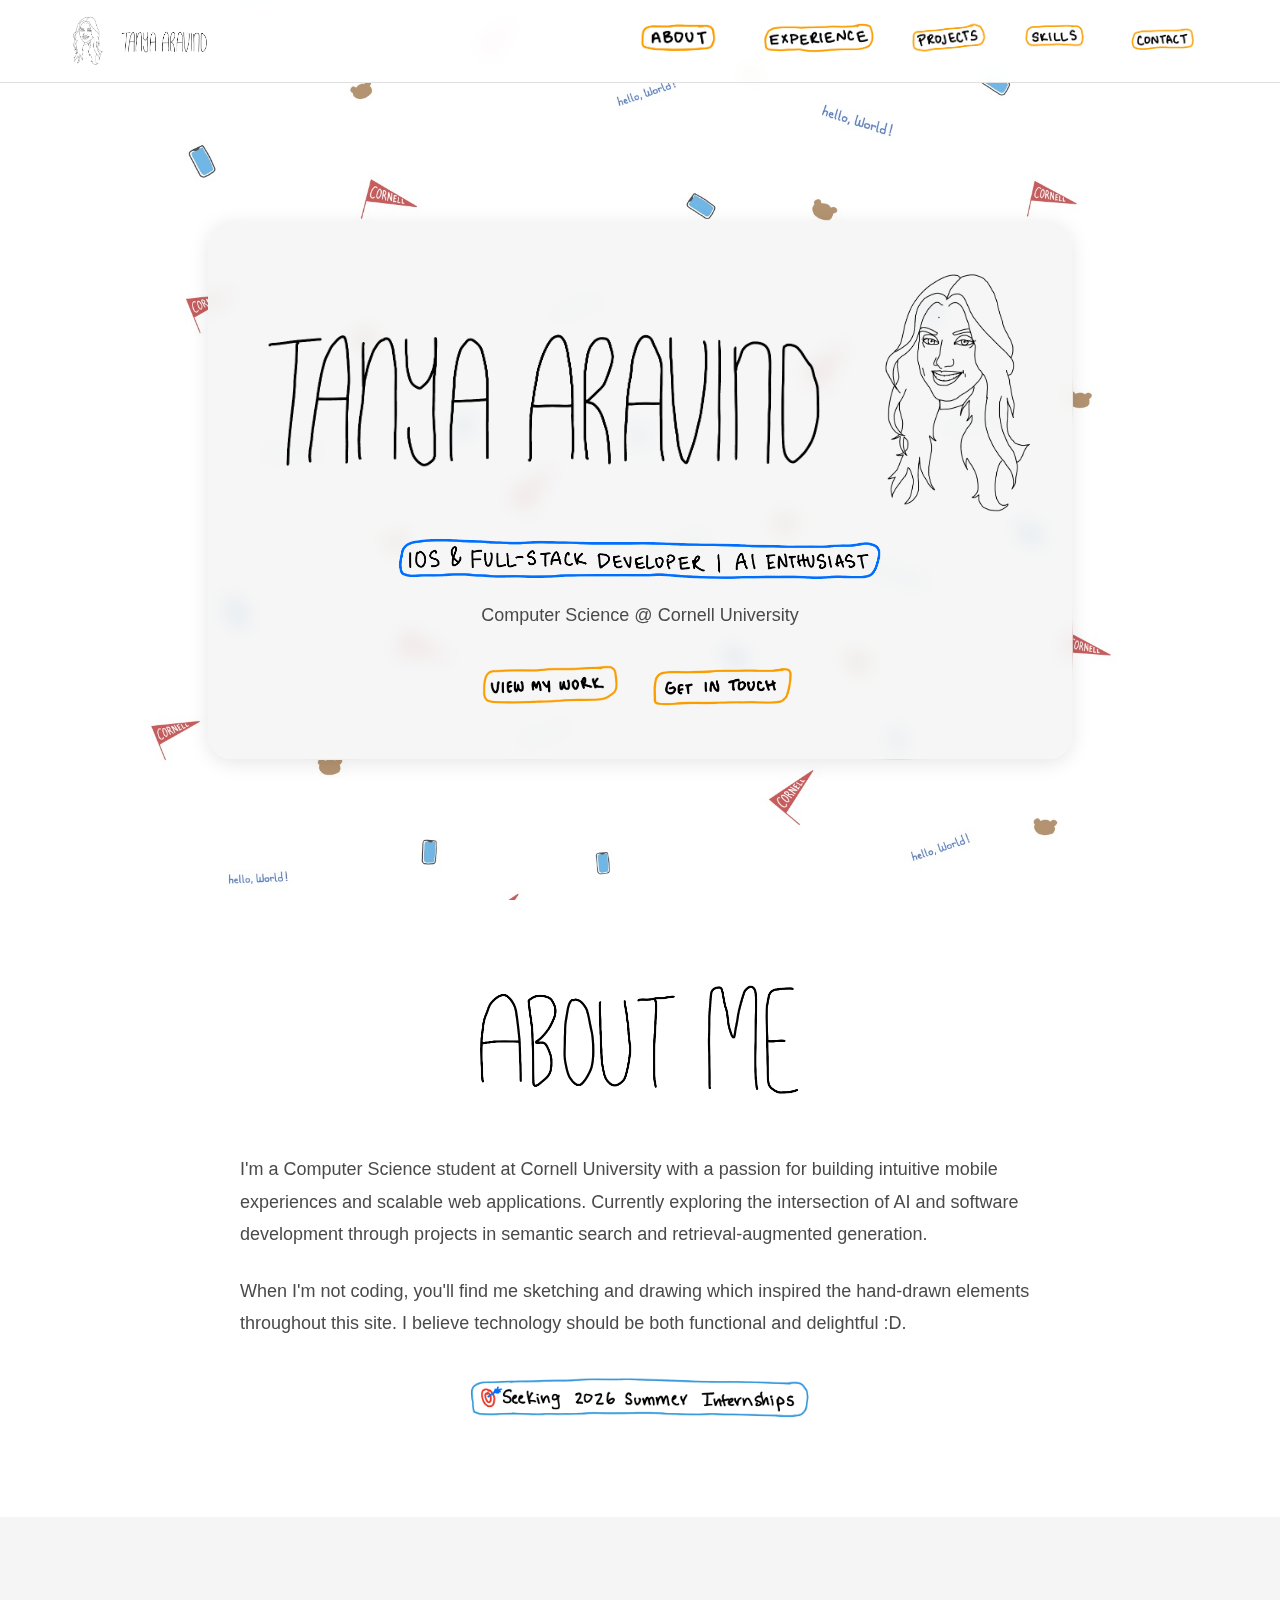
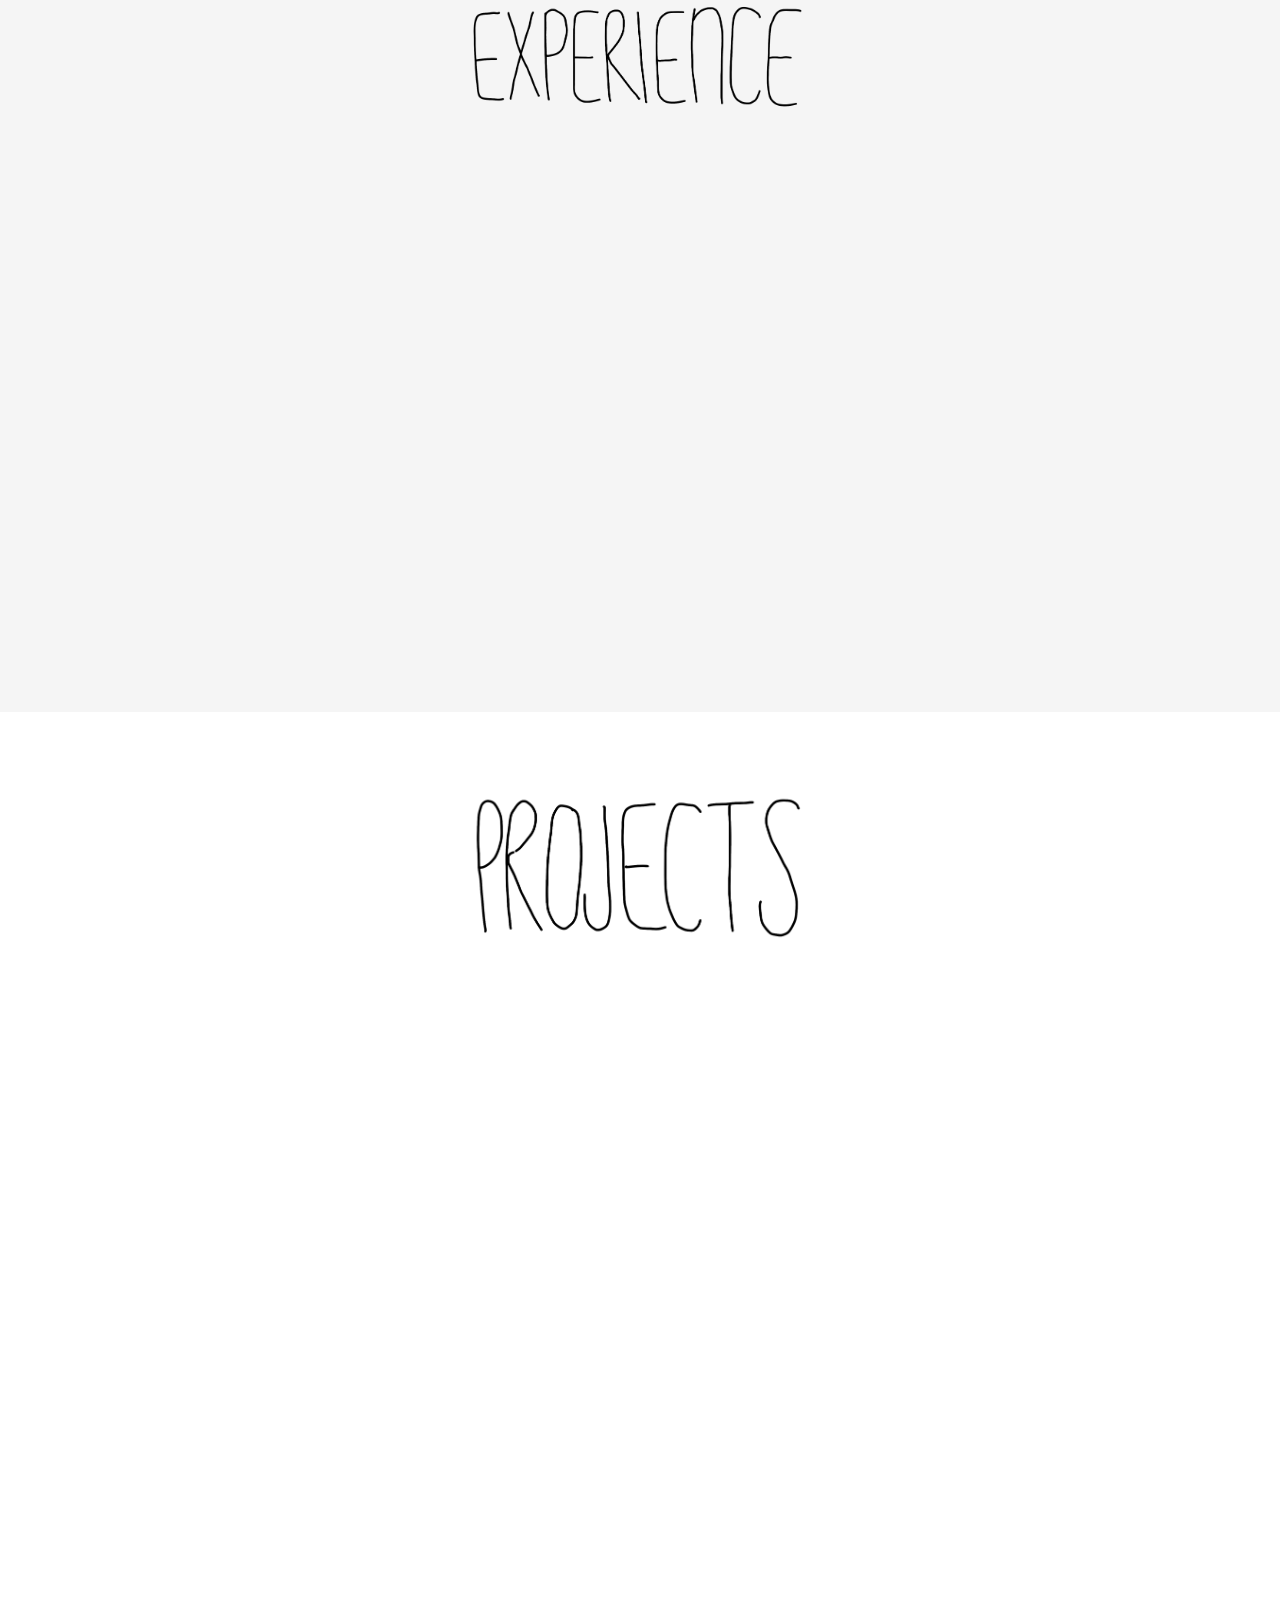
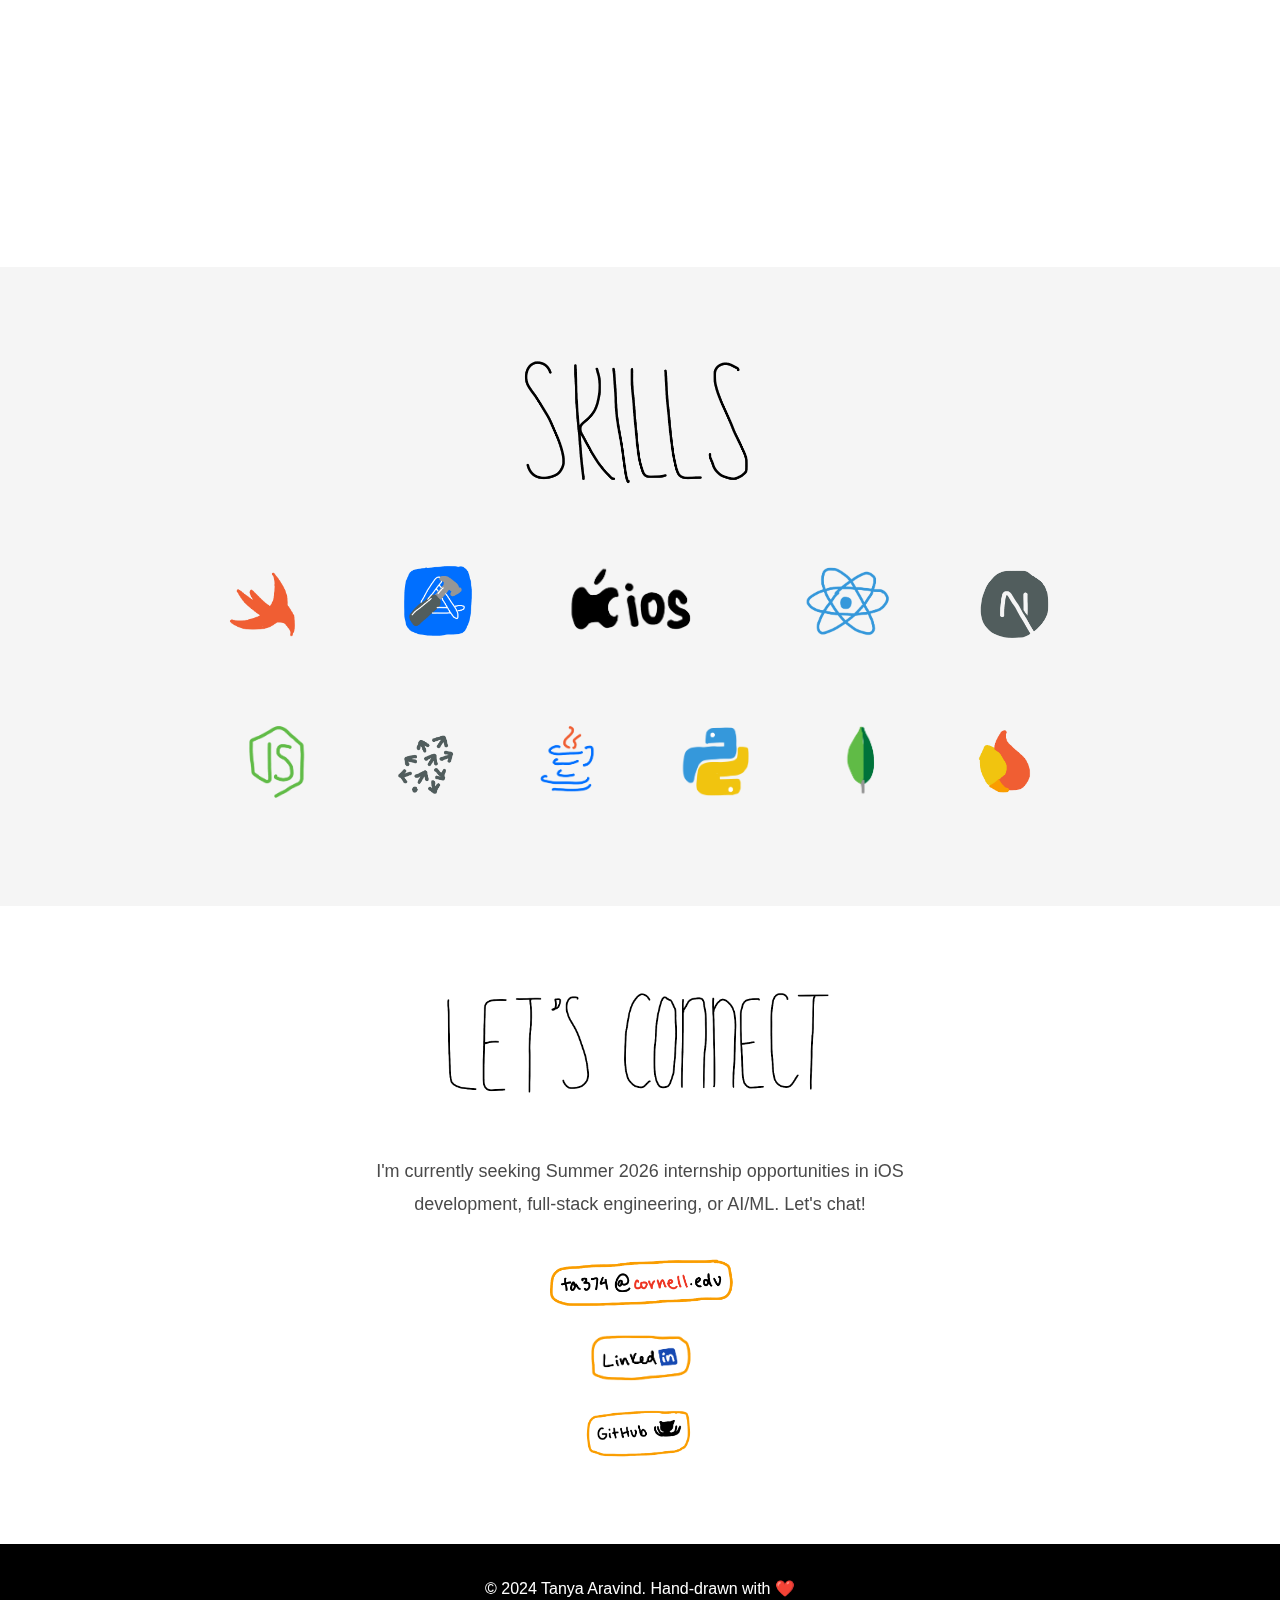
<file: index.html>
<!DOCTYPE html>
<html lang="en">
<head>
    <meta charset="UTF-8">
    <meta name="viewport" content="width=device-width, initial-scale=1.0">
    <title>Tanya Aravind | iOS & Full-Stack Developer</title>
    <link rel="stylesheet" href="styles.css">
</head>
<body>
    <nav class="navbar">
        <div class="nav-container">
            <div class="nav-logo">
                <img src="images/self-portrait.png" alt="Tanya Aravind" class="nav-portrait">
                <img src="images/tanya-aravind-title.png" alt="Tanya Aravind" class="nav-logo-img">
            </div>
            <ul class="nav-menu">
                <li><a href="#about" class="nav-link"><img src="images/about-navbar.png" alt="About" class="nav-btn-img"></a></li>
                <li><a href="#experience" class="nav-link"><img src="images/expereince-navbar.png" alt="Experience" class="nav-btn-img"></a></li>
                <li><a href="#projects" class="nav-link"><img src="images/projects-navbar.png" alt="Projects" class="nav-btn-img"></a></li>
                <li><a href="#skills" class="nav-link"><img src="images/skills-navbar.png" alt="Skills" class="nav-btn-img"></a></li>
                <li><a href="#contact" class="nav-link"><img src="images/contact-navbar.png" alt="Contact" class="nav-btn-img"></a></li>
            </ul>
        </div>
    </nav>

    <section id="hero" class="hero">
        <div class="container">
            <div class="hero-content-wrapper">
                <div class="hero-title-container">
                    <img src="images/tanya-aravind-title.png" alt="Tanya Aravind" class="hero-title-img">
                    <img src="images/self-portrait.png" alt="Tanya Aravind" class="hero-portrait">
                </div>
                <img src="images/ios-aienthusiast-hero.png" alt="iOS & Full-Stack Developer | AI Enthusiast" class="hero-subtitle-img">
                <p class="hero-description">Computer Science @ Cornell University</p>
                <div class="hero-cta">
                    <a href="#projects" class="btn btn-primary">
                        <img src="images/view-my-work-hero.png" alt="View My Work" class="btn-img">
                    </a>
                    <a href="#contact" class="btn btn-secondary">
                        <img src="images/get-in-touch-hero.png" alt="Get In Touch" class="btn-img">
                    </a>
                </div>
            </div>
        </div>
    </section>

    <section id="about" class="section">
        <div class="container">
            <img src="images/about-me-header.png" alt="About Me" class="section-title-img">
            <div class="about-content">
                <p class="about-text">
                    I'm a Computer Science student at Cornell University with a passion for building 
                    intuitive mobile experiences and scalable web applications. Currently exploring 
                    the intersection of AI and software development through projects in semantic search 
                    and retrieval-augmented generation.
                </p>
                <p class="about-text">
                    When I'm not coding, you'll find me sketching and drawing which inspired the 
                    hand-drawn elements throughout this site. I believe technology should be both 
                    functional and delightful :D.
                </p>
                <div class="about-status">
                    <img src="images/seeking-internships-about.png" alt="Seeking Summer 2026 Internships" class="status-badge-img">
                </div>
            </div>
        </div>
    </section>

    <section id="experience" class="section section-gray">
        <div class="container">
            <img src="images/experience-header.png" alt="Experience" class="section-title-img">
            <div class="experience-grid">
                <div class="experience-card">
                    <div class="experience-header-new">
                        <img src="images/home-depot-logo.png" alt="The Home Depot" class="company-logo">
                        <h3 class="experience-title">Software Engineering Intern</h3>
                        <span class="experience-date">May 2025 – Aug 2025</span>
                    </div>
                    <p class="experience-description">
                        Developed an AI-powered virtual store assistant for Home Depot's iOS app 
                        serving 2.3M users. Built new SwiftUI screens and migrated legacy UIKit 
                        components while creating custom Figma designs.
                    </p>
                    <div class="tech-tags">
                        <span class="tag"><img src="images/swift-logo.png" alt="Swift" class="tech-logo"></span>
                        <span class="tag">SwiftUI</span>
                        <span class="tag">OpenAI</span>
                        <span class="tag">Figma</span>
                    </div>
                </div>

                <div class="experience-card">
                    <div class="experience-header-new">
                        <img src="images/seeme-logo.png" alt="SeeMe" class="company-logo">
                        <h3 class="experience-title">iOS Developer Intern</h3>
                        <span class="experience-date">May 2024 – Aug 2024</span>
                    </div>
                    <p class="experience-description">
                        Led development of new features enhancing user engagement through custom UI 
                        components. Implemented optimistic UI updates and authored comprehensive tests 
                        for a rapidly growing startup.
                    </p>
                    <div class="tech-tags">
                        <span class="tag"><img src="images/swift-logo.png" alt="Swift" class="tech-logo"></span>
                        <span class="tag">SwiftUI</span>
                        <span class="tag"><img src="images/firebase-logo.png" alt="Firestore" class="tech-logo"></span>
                        <span class="tag">MVVM</span>
                    </div>
                </div>

                <div class="experience-card">
                    <div class="experience-header-new">
                        <img src="images/hack4impact-logo.png" alt="Cornell Hack4Impact" class="company-logo">
                        <h3 class="experience-title">Developer</h3>
                        <span class="experience-date">Oct 2024 – Present</span>
                    </div>
                    <p class="experience-description">
                        Built 10+ React components and full pages for nonprofit partners. Developed 
                        Zoom-integrated scheduling feature and implemented secure authentication flows 
                        serving 110+ users.
                    </p>
                    <div class="tech-tags">
                        <span class="tag"><img src="images/reactjs-logo.png" alt="React" class="tech-logo"></span>
                        <span class="tag">TypeScript</span>
                        <span class="tag"><img src="images/mongodb-logo.png" alt="MongoDB" class="tech-logo"></span>
                        <span class="tag">Docker</span>
                    </div>
                </div>
            </div>
        </div>
    </section>

    <section id="projects" class="section">
        <div class="container">
            <img src="images/project-header.png" alt="Projects" class="section-title-img">
            <div class="projects-grid">
                <div class="project-card">
                    <div class="project-header">
                        <img src="images/ai-academic-assistant-title.png" alt="AI-Powered Academic Search Assistant" class="project-title-img project-title-large">
                        <span class="project-status">In Progress</span>
                    </div>
                    <p class="project-description">
                        Multi-modal search tool using semantic embeddings, vector databases, and OCR 
                        to unify handwritten notes, PDFs, and typed documents for efficient academic 
                        retrieval.
                    </p>
                    <div class="tech-tags">
                        <span class="tag">OpenAI</span>
                        <span class="tag"><img src="images/pinecone-logo.png" alt="Pinecone" class="tech-logo"></span>
                        <span class="tag">OCR</span>
                        <span class="tag">RAG</span>
                    </div>
                </div>

                <div class="project-card">
                    <div class="project-header">
                        <img src="images/roomcheck-title.png" alt="RoomCheck" class="project-title-img project-title-small">
                        <span class="project-status">Active</span>
                    </div>
                    <p class="project-description">
                        Web app helping Cornell students find study spaces by retrieving and filtering 
                        classroom data. Built with React frontend and Firebase authentication.
                    </p>
                    <div class="tech-tags">
                        <span class="tag"><img src="images/reactjs-logo.png" alt="React" class="tech-logo"></span>
                        <span class="tag">TypeScript</span>
                        <span class="tag">Express</span>
                        <span class="tag"><img src="images/firebase-logo.png" alt="Firebase" class="tech-logo"></span>
                    </div>
                    <div class="project-links">
                        <a href="#" class="project-link" data-media="image" data-project="roomcheck">See System Design →</a>
                    </div>
                </div>

                <div class="project-card">
                    <div class="project-header">
                        <img src="images/apple-dev-title.png" alt="Apple Dev Framework Explorer" class="project-title-img">
                        <span class="project-status">Completed</span>
                    </div>
                    <p class="project-description">
                        Interactive iOS app helping developers explore and understand Apple's development 
                        frameworks. Features searchable documentation, code examples, and framework 
                        comparisons to accelerate learning.
                    </p>
                    <div class="tech-tags">
                        <span class="tag">SwiftUI</span>
                        <span class="tag"><img src="images/xcode-logo.png" alt="Xcode" class="tech-logo"></span>
                        <span class="tag">Swift</span>
                    </div>
                    <div class="project-links">
                        <a href="https://youtu.be/gBhMFpHYPfo" target="_blank" class="project-link">See Demo →</a>
                    </div>
                </div>
            </div>
        </div>
    </section>

    <section id="skills" class="section section-gray">
        <div class="container">
            <img src="images/skills-header.png" alt="Technical Skills" class="section-title-img">
            <div class="skills-grid-flat">
                <span class="tag skill-tag"><img src="images/swift-logo.png" alt="Swift" class="skill-logo"></span>
                <span class="tag skill-tag"><img src="images/xcode-logo.png" alt="Xcode" class="skill-logo"></span>
                <span class="tag skill-tag"><img src="images/ios-logo.png" alt="iOS" class="skill-logo"></span>
                <span class="tag skill-tag"><img src="images/reactjs-logo.png" alt="React" class="skill-logo"></span>
                <span class="tag skill-tag"><img src="images/nextjs-logo.png" alt="Next.js" class="skill-logo"></span>
                <span class="tag skill-tag"><img src="images/nodejs-logo.png" alt="Node.js" class="skill-logo"></span>
                <span class="tag skill-tag"><img src="images/pinecone-logo.png" alt="Pinecone" class="skill-logo"></span>
                <span class="tag skill-tag"><img src="images/java-logo.png" alt="Java" class="skill-logo"></span>
                <span class="tag skill-tag"><img src="images/python-logo.png" alt="Python" class="skill-logo"></span>
                <span class="tag skill-tag"><img src="images/mongodb-logo.png" alt="MongoDB" class="skill-logo"></span>
                <span class="tag skill-tag"><img src="images/firebase-logo.png" alt="Firebase" class="skill-logo"></span>
            </div>
        </div>
    </section>

    <section id="contact" class="section">
        <div class="container">
            <img src="images/lets-connect-header.png" alt="Let's Connect" class="section-title-img">
            <div class="contact-content">
                <p class="contact-text">
                    I'm currently seeking Summer 2026 internship opportunities in iOS development, 
                    full-stack engineering, or AI/ML. Let's chat!
                </p>
                <div class="contact-links">
                    <a href="mailto:ta374@cornell.edu" class="contact-link">
                        <img src="images/email-connect.png" alt="ta374@cornell.edu" class="contact-btn-img">
                    </a>
                    <a href="https://linkedin.com/in/tanyaaravind" target="_blank" class="contact-link">
                        <img src="images/linkedin-connect.png" alt="LinkedIn" class="contact-btn-img">
                    </a>
                    <a href="https://github.com/tanyaaravind" target="_blank" class="contact-link">
                        <img src="images/github-connect.png" alt="GitHub" class="contact-btn-img">
                    </a>
                </div>
            </div>
        </div>
    </section>

    <footer class="footer">
        <div class="container">
            <p>&copy; 2024 Tanya Aravind. Hand-drawn with ❤️</p>
        </div>
    </footer>

    <div id="mediaModal" class="modal">
        <div class="modal-content">
            <span class="modal-close">&times;</span>
            <div id="modalBody"></div>
        </div>
    </div>

    <script src="script.js"></script>
</body>
</html>
</file>
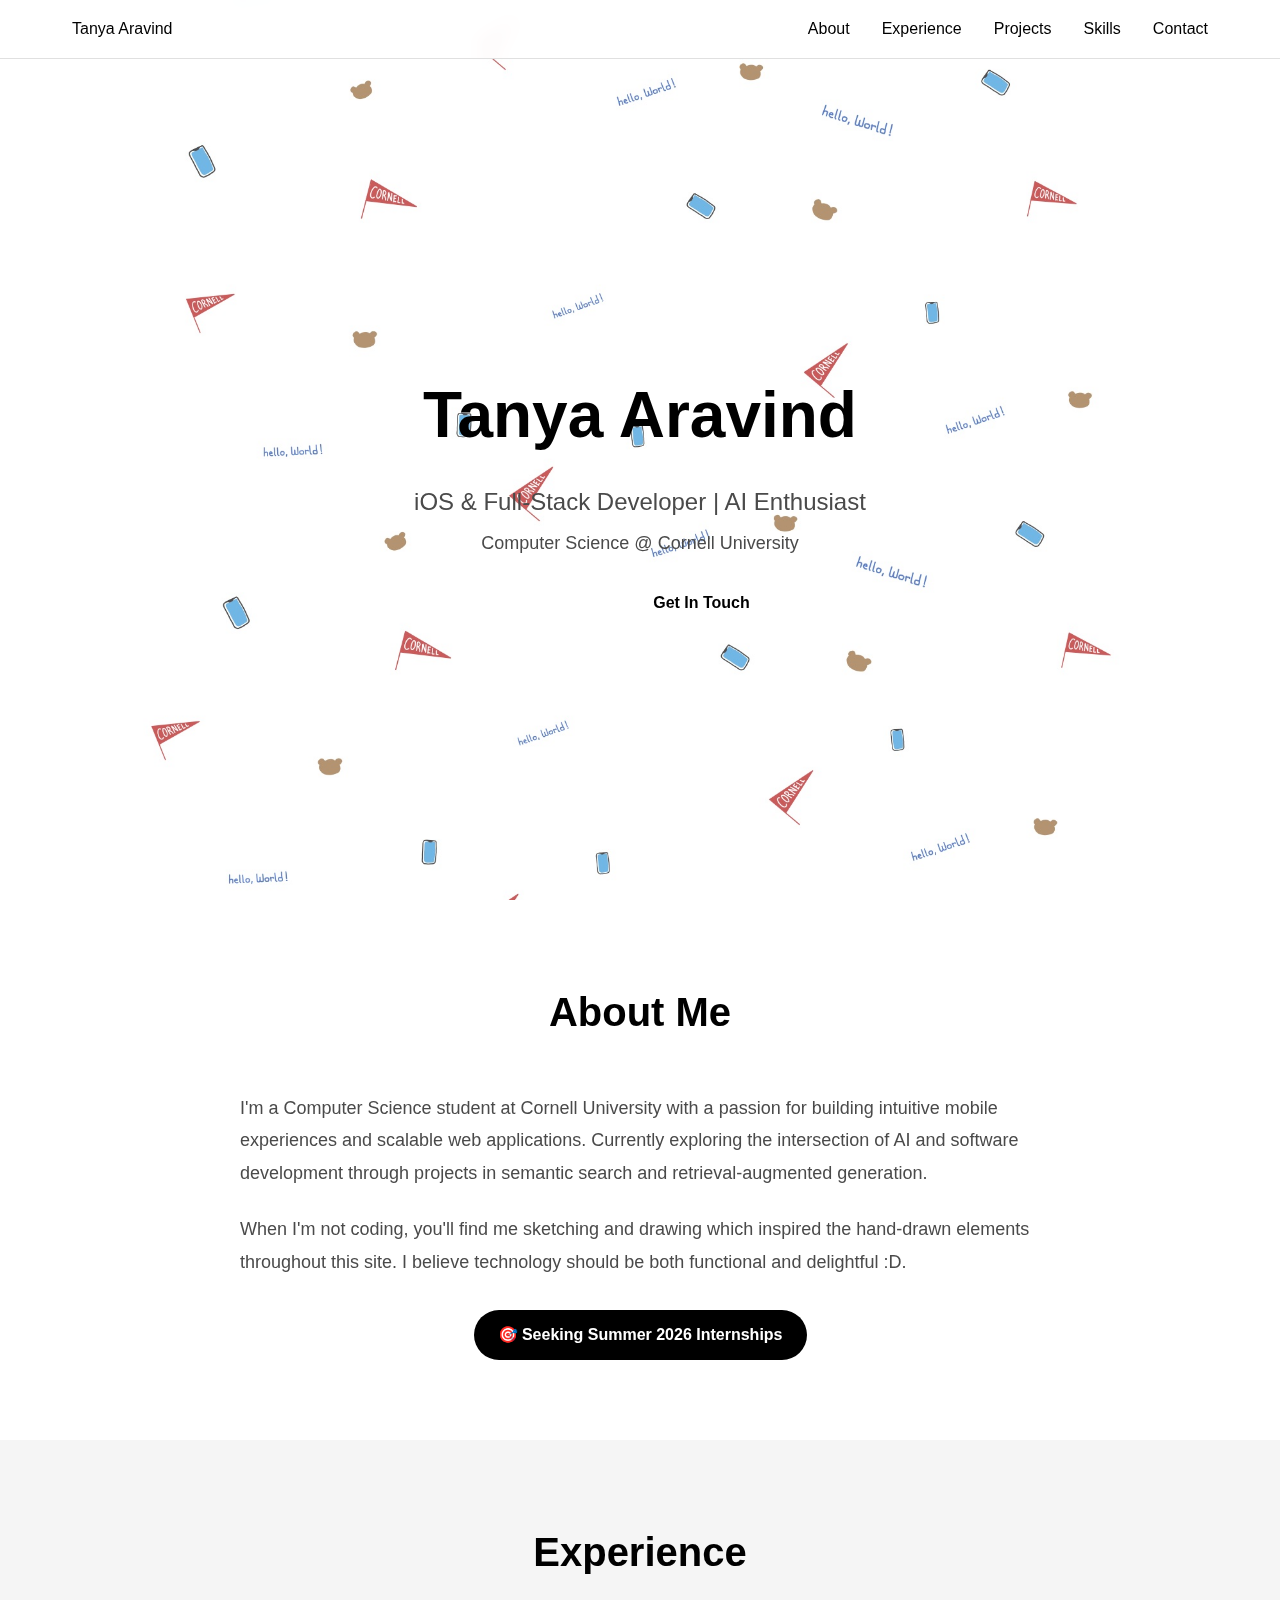
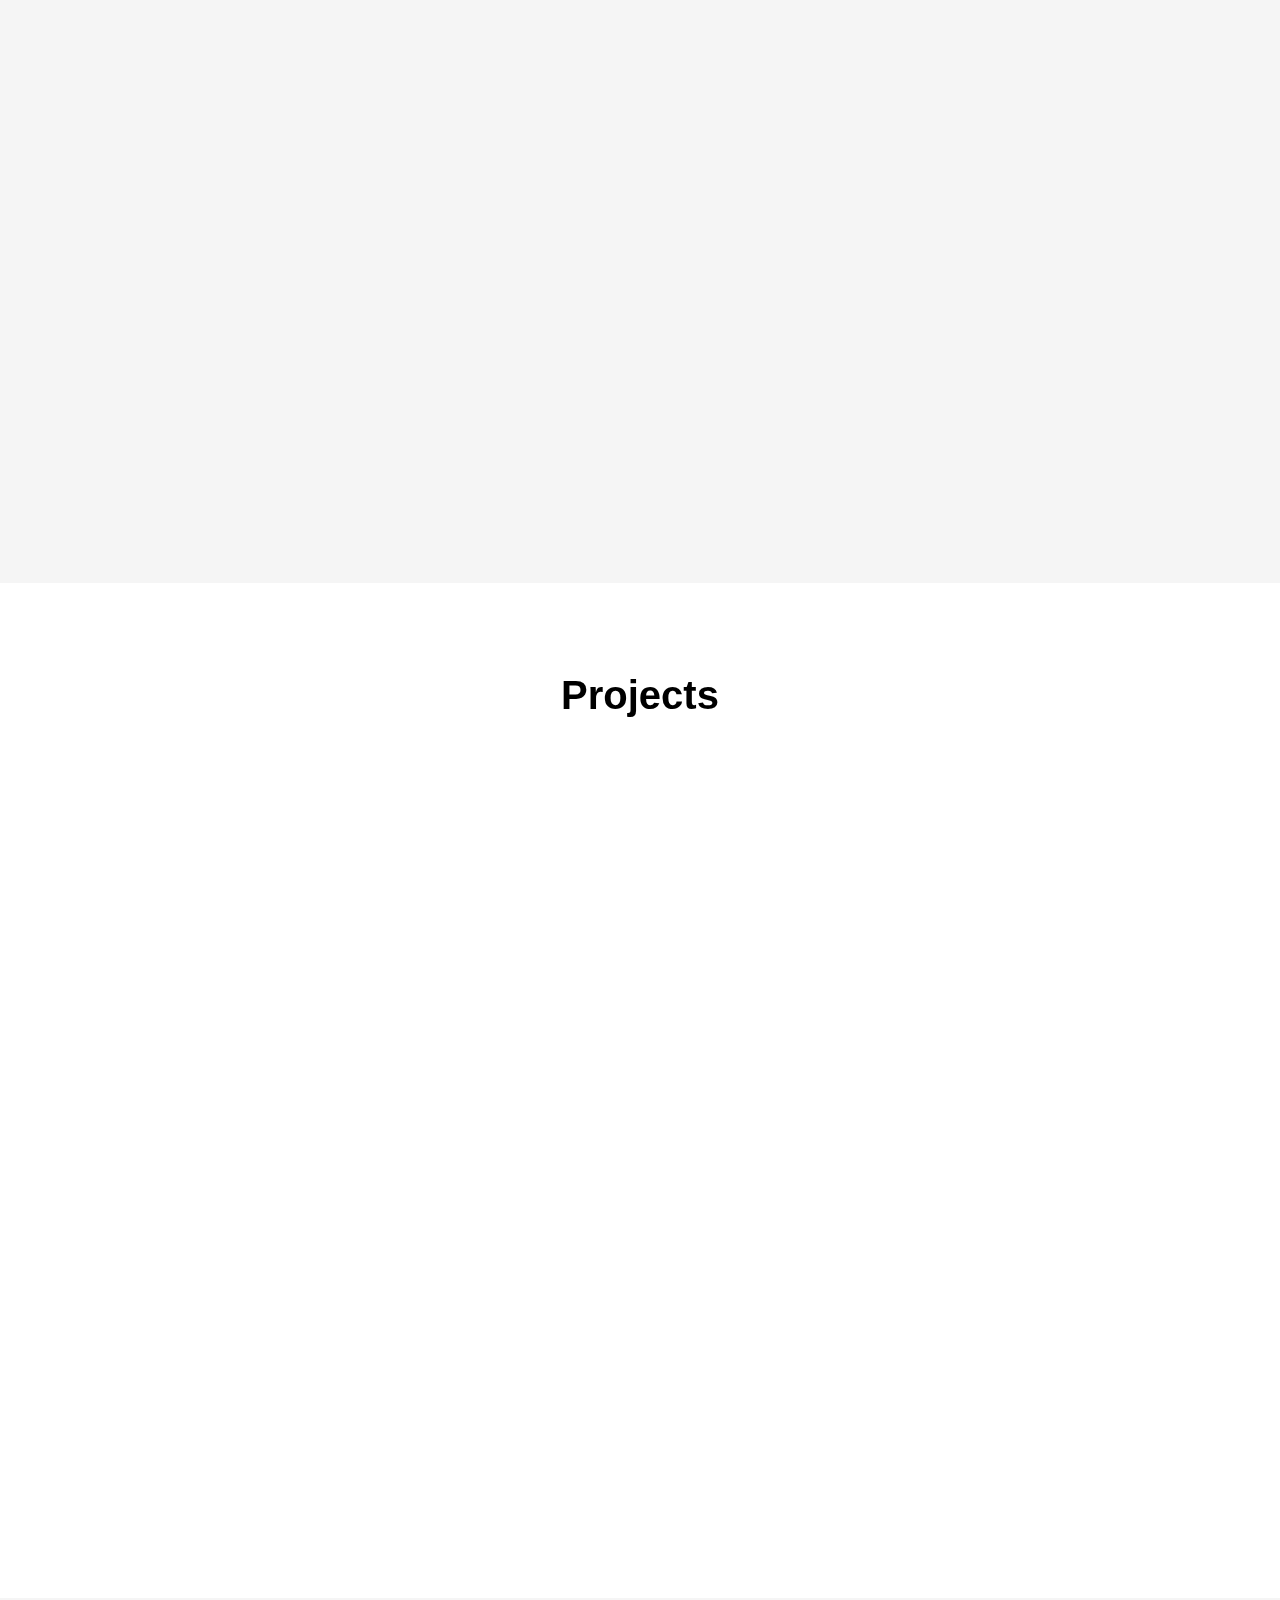
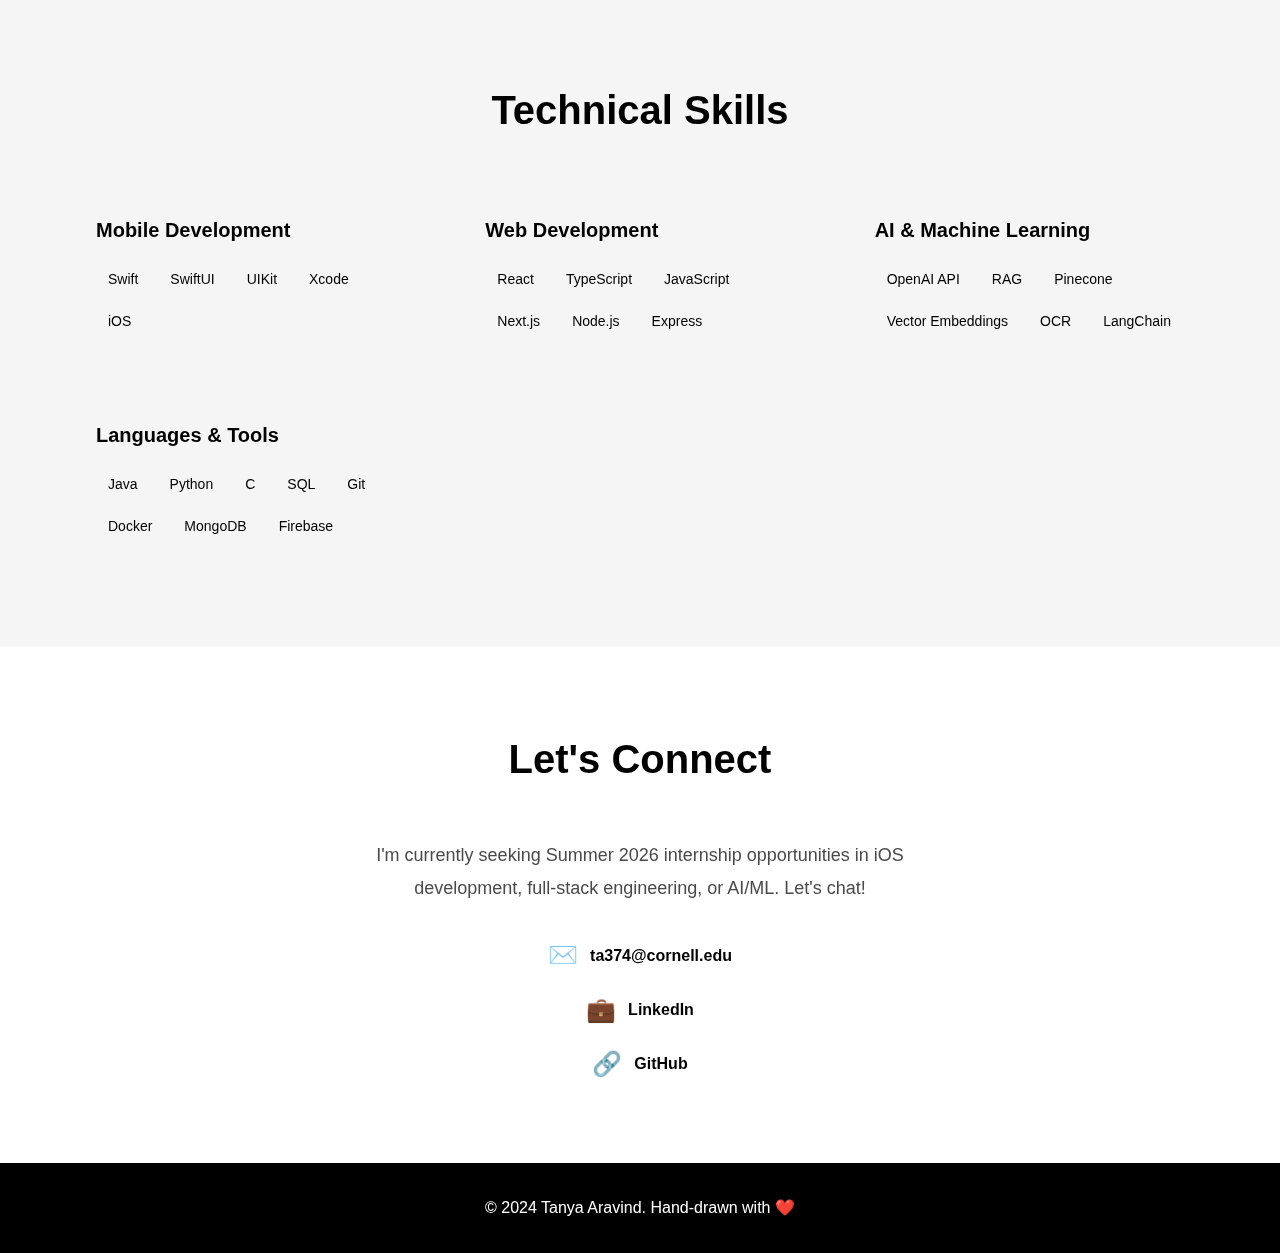
<file: index_old.html>
<!DOCTYPE html>
<html lang="en">
<head>
    <meta charset="UTF-8">
    <meta name="viewport" content="width=device-width, initial-scale=1.0">
    <title>Tanya Aravind | iOS & Full-Stack Developer</title>
    <link rel="stylesheet" href="styles.css">
</head>
<body>
    <nav class="navbar">
        <div class="nav-container">
            <div class="nav-logo">Tanya Aravind</div>
            <ul class="nav-menu">
                <li><a href="#about" class="nav-link">About</a></li>
                <li><a href="#experience" class="nav-link">Experience</a></li>
                <li><a href="#projects" class="nav-link">Projects</a></li>
                <li><a href="#skills" class="nav-link">Skills</a></li>
                <li><a href="#contact" class="nav-link">Contact</a></li>
            </ul>
        </div>
    </nav>

    <section id="hero" class="hero">
        <div class="container">
            <h1 class="hero-title">Tanya Aravind</h1>
            <p class="hero-subtitle">iOS & Full-Stack Developer | AI Enthusiast</p>
            <p class="hero-description">Computer Science @ Cornell University</p>
            <div class="hero-cta">
                <a href="#projects" class="btn btn-primary">View My Work</a>
                <a href="#contact" class="btn btn-secondary">Get In Touch</a>
            </div>
        </div>
    </section>

    <section id="about" class="section">
        <div class="container">
            <h2 class="section-title">About Me</h2>
            <div class="about-content">
                <p class="about-text">
                    I'm a Computer Science student at Cornell University with a passion for building 
                    intuitive mobile experiences and scalable web applications. Currently exploring 
                    the intersection of AI and software development through projects in semantic search 
                    and retrieval-augmented generation.
                </p>
                <p class="about-text">
                    When I'm not coding, you'll find me sketching and drawing which inspired the 
                    hand-drawn elements throughout this site. I believe technology should be both 
                    functional and delightful :D.
                </p>
                <div class="about-status">
                    <span class="status-badge">🎯 Seeking Summer 2026 Internships</span>
                </div>
            </div>
        </div>
    </section>

    <section id="experience" class="section section-gray">
        <div class="container">
            <h2 class="section-title">Experience</h2>
            <div class="experience-grid">
                <div class="experience-card">
                    <div class="experience-header">
                        <div>
                            <h3 class="experience-title">Software Engineering Intern</h3>
                            <p class="experience-company">The Home Depot</p>
                        </div>
                        <span class="experience-date">May 2025 – Aug 2025</span>
                    </div>
                    <p class="experience-description">
                        Developed an AI-powered virtual store assistant for Home Depot's iOS app 
                        serving 2.3M users. Built new SwiftUI screens and migrated legacy UIKit 
                        components while creating custom Figma designs.
                    </p>
                    <div class="tech-tags">
                        <span class="tag">Swift</span>
                        <span class="tag">SwiftUI</span>
                        <span class="tag">OpenAI</span>
                        <span class="tag">Figma</span>
                    </div>
                </div>

                <div class="experience-card">
                    <div class="experience-header">
                        <div>
                            <h3 class="experience-title">iOS Developer Intern</h3>
                            <p class="experience-company">SeeMe</p>
                        </div>
                        <span class="experience-date">May 2024 – Aug 2024</span>
                    </div>
                    <p class="experience-description">
                        Led development of new features enhancing user engagement through custom UI 
                        components. Implemented optimistic UI updates and authored comprehensive tests 
                        for a rapidly growing startup.
                    </p>
                    <div class="tech-tags">
                        <span class="tag">Swift</span>
                        <span class="tag">SwiftUI</span>
                        <span class="tag">Firestore</span>
                        <span class="tag">MVVM</span>
                    </div>
                </div>

                <div class="experience-card">
                    <div class="experience-header">
                        <div>
                            <h3 class="experience-title">Developer</h3>
                            <p class="experience-company">Cornell Hack4Impact</p>
                        </div>
                        <span class="experience-date">Oct 2024 – Present</span>
                    </div>
                    <p class="experience-description">
                        Built 10+ React components and full pages for nonprofit partners. Developed 
                        Zoom-integrated scheduling feature and implemented secure authentication flows 
                        serving 110+ users.
                    </p>
                    <div class="tech-tags">
                        <span class="tag">React</span>
                        <span class="tag">TypeScript</span>
                        <span class="tag">MongoDB</span>
                        <span class="tag">Docker</span>
                    </div>
                </div>
            </div>
        </div>
    </section>

    <section id="projects" class="section">
        <div class="container">
            <h2 class="section-title">Projects</h2>
            <div class="projects-grid">
                <div class="project-card">
                    <div class="project-header">
                        <h3 class="project-title">AI-Powered Academic Search Assistant</h3>
                        <span class="project-status">In Progress</span>
                    </div>
                    <p class="project-description">
                        Multi-modal search tool using semantic embeddings, vector databases, and OCR 
                        to unify handwritten notes, PDFs, and typed documents for efficient academic 
                        retrieval.
                    </p>
                    <div class="tech-tags">
                        <span class="tag">OpenAI</span>
                        <span class="tag">Pinecone</span>
                        <span class="tag">OCR</span>
                        <span class="tag">RAG</span>
                    </div>
                    <div class="project-links">
                        <a href="#" class="project-link">Learn More →</a>
                    </div>
                </div>

                <div class="project-card">
                    <div class="project-header">
                        <h3 class="project-title">RoomCheck</h3>
                        <span class="project-status">Active</span>
                    </div>
                    <p class="project-description">
                        Web app helping Cornell students find study spaces by retrieving and filtering 
                        classroom data. Built with React frontend and Firebase authentication.
                    </p>
                    <div class="tech-tags">
                        <span class="tag">React</span>
                        <span class="tag">TypeScript</span>
                        <span class="tag">Express</span>
                        <span class="tag">Firebase</span>
                    </div>
                    <div class="project-links">
                        <a href="#" class="project-link" data-media="image" data-project="roomcheck">View Demo →</a>
                    </div>
                </div>

                <div class="project-card">
                    <div class="project-header">
                        <h3 class="project-title">FoundIt iOS Application</h3>
                        <span class="project-status">Completed</span>
                    </div>
                    <p class="project-description">
                        Led a team of five to build a SwiftUI-based lost-and-found app for Cornell, 
                        featuring navigation, image uploads, and Google-authenticated login.
                    </p>
                    <div class="tech-tags">
                        <span class="tag">SwiftUI</span>
                        <span class="tag">Xcode</span>
                        <span class="tag">Google Auth</span>
                    </div>
                    <div class="project-links">
                        <a href="#" class="project-link" data-media="video" data-project="foundit">Watch Demo →</a>
                    </div>
                </div>
            </div>
        </div>
    </section>

    <section id="skills" class="section section-gray">
        <div class="container">
            <h2 class="section-title">Technical Skills</h2>
            <div class="skills-grid">
                <div class="skill-category">
                    <h3 class="skill-category-title">Mobile Development</h3>
                    <div class="tech-tags">
                        <span class="tag">Swift</span>
                        <span class="tag">SwiftUI</span>
                        <span class="tag">UIKit</span>
                        <span class="tag">Xcode</span>
                        <span class="tag">iOS</span>
                    </div>
                </div>

                <div class="skill-category">
                    <h3 class="skill-category-title">Web Development</h3>
                    <div class="tech-tags">
                        <span class="tag">React</span>
                        <span class="tag">TypeScript</span>
                        <span class="tag">JavaScript</span>
                        <span class="tag">Next.js</span>
                        <span class="tag">Node.js</span>
                        <span class="tag">Express</span>
                    </div>
                </div>

                <div class="skill-category">
                    <h3 class="skill-category-title">AI & Machine Learning</h3>
                    <div class="tech-tags">
                        <span class="tag">OpenAI API</span>
                        <span class="tag">RAG</span>
                        <span class="tag">Pinecone</span>
                        <span class="tag">Vector Embeddings</span>
                        <span class="tag">OCR</span>
                        <span class="tag">LangChain</span>
                    </div>
                </div>

                <div class="skill-category">
                    <h3 class="skill-category-title">Languages & Tools</h3>
                    <div class="tech-tags">
                        <span class="tag">Java</span>
                        <span class="tag">Python</span>
                        <span class="tag">C</span>
                        <span class="tag">SQL</span>
                        <span class="tag">Git</span>
                        <span class="tag">Docker</span>
                        <span class="tag">MongoDB</span>
                        <span class="tag">Firebase</span>
                    </div>
                </div>
            </div>
        </div>
    </section>

    <section id="contact" class="section">
        <div class="container">
            <h2 class="section-title">Let's Connect</h2>
            <div class="contact-content">
                <p class="contact-text">
                    I'm currently seeking Summer 2026 internship opportunities in iOS development, 
                    full-stack engineering, or AI/ML. Let's chat!
                </p>
                <div class="contact-links">
                    <a href="mailto:ta374@cornell.edu" class="contact-link">
                        <span class="contact-icon">✉️</span>
                        ta374@cornell.edu
                    </a>
                    <a href="https://linkedin.com/in/tanyaaravind" target="_blank" class="contact-link">
                        <span class="contact-icon">💼</span>
                        LinkedIn
                    </a>
                    <a href="https://github.com/tanyaaravind" target="_blank" class="contact-link">
                        <span class="contact-icon">🔗</span>
                        GitHub
                    </a>
                </div>
            </div>
        </div>
    </section>

    <!-- Footer -->
    <footer class="footer">
        <div class="container">
            <p>&copy; 2024 Tanya Aravind. Hand-drawn with ❤️</p>
        </div>
    </footer>

    <div id="mediaModal" class="modal">
        <div class="modal-content">
            <span class="modal-close">&times;</span>
            <div id="modalBody"></div>
        </div>
    </div>

    <script src="script.js"></script>
</body>
</html>
</file>
<file: styles.css>
* {
    margin: 0;
    padding: 0;
    box-sizing: border-box;
}

:root {
    --primary-black: #000000;
    --secondary-black: #1a1a1a;
    --text-gray: #4a4a4a;
    --light-gray: #f5f5f5;
    --white: #ffffff;
    --blue-hover: #0066ff;
    --border-color: #e0e0e0;
}

html {
    scroll-behavior: smooth;
}

body {
    font-family: -apple-system, BlinkMacSystemFont, 'Segoe UI', 'Roboto', 'Helvetica', 'Arial', sans-serif;
    line-height: 1.6;
    color: var(--primary-black);
    background-color: var(--white);
    position: relative;
}

img {
    max-width: 100%;
    height: auto;
    object-fit: contain;
}

body::before {
    content: '';
    position: fixed;
    top: 0;
    left: 0;
    width: 100%;
    height: 100%;
    background-image: url('images/background-image.png');
    background-size: cover;
    background-position: center;
    background-repeat: no-repeat;
    opacity: 0.7;
    z-index: -1;
}

.container {
    max-width: 1200px;
    margin: 0 auto;
    padding: 0 2rem;
}



.navbar {
    position: fixed;
    top: 0;
    width: 100%;
    background-color: rgba(255, 255, 255, 0.95);
    backdrop-filter: blur(10px);
    border-bottom: 1px solid var(--border-color);
    z-index: 1000;
    padding: 1rem 0;
}

.nav-container {
    max-width: 1200px;
    margin: 0 auto;
    padding: 0 2rem;
    display: flex;
    justify-content: space-between;
    align-items: center;
}

.nav-logo {
    display: flex;
    align-items: center;
    gap: 1rem;
}

.nav-portrait {
    height: 50px;
    width: auto;
}

.nav-logo-img {
    height: 30px;
    width: auto;
}

.nav-menu {
    display: flex;
    list-style: none;
    gap: 2rem;
}

.nav-link {
    text-decoration: none;
    color: var(--primary-black);
    font-weight: 500;
    transition: all 0.3s ease;
    display: block;
}

.nav-btn-img {
    height: 35px;
    width: auto;
    transition: transform 0.3s ease;
}

.nav-link:hover .nav-btn-img {
    transform: translateY(-2px);
}

/* ===== Hero Section ===== */
.hero {
    min-height: 100vh;
    display: flex;
    align-items: center;
    justify-content: center;
    text-align: center;
    padding-top: 80px;
}

.hero-content-wrapper {
    background-color: rgba(245, 245, 245, 0.85);
    backdrop-filter: blur(10px);
    padding: 3rem 2.5rem;
    border-radius: 24px;
    box-shadow: 0 4px 20px rgba(0, 0, 0, 0.1);
}

.hero-title-container {
    display: flex;
    align-items: center;
    justify-content: center;
    gap: 2rem;
    margin-bottom: 1rem;
}

.hero-title-img {
    max-width: 600px;
    width: 100%;
    height: auto;
}

.hero-portrait {
    height: 250px;
    width: auto;
}

.hero-title {
    font-size: 4rem;
    font-weight: 700;
    margin-bottom: 1rem;
    color: var(--primary-black);
}

.hero-subtitle {
    font-size: 1.5rem;
    color: var(--text-gray);
    margin-bottom: 0.5rem;
}

.hero-subtitle-img {
    max-width: 500px;
    width: 100%;
    height: auto;
    margin-bottom: 0.5rem;
}

.hero-description {
    font-size: 1.125rem;
    color: var(--text-gray);
    margin-bottom: 2rem;
}

.hero-cta {
    display: flex;
    gap: 1rem;
    justify-content: center;
    margin-top: 2rem;
}

/* ===== Buttons ===== */
.btn {
    display: inline-block;
    padding: 0;
    text-decoration: none;
    font-weight: 600;
    border-radius: 8px;
    transition: all 0.3s ease;
    border: none;
    background: transparent;
}

.btn-img {
    height: 50px;
    width: auto;
    display: block;
    transition: transform 0.3s ease;
}

.btn:hover .btn-img {
    transform: translateY(-2px);
}

.btn-primary {
    background-color: transparent;
    color: var(--white);
}

.btn-secondary {
    background-color: transparent;
    color: var(--primary-black);
}

/* ===== Sections ===== */
.section {
    padding: 5rem 0;
}

.section-gray {
    background-color: var(--light-gray);
}

.section-title {
    font-size: 2.5rem;
    font-weight: 700;
    margin-bottom: 3rem;
    text-align: center;
    color: var(--primary-black);
}

.section-title-img {
    max-width: 340px;
    width: 100%;
    height: auto;
    margin: 0 auto 3rem;
    display: block;
}

#skills .section-title-img {
    max-width: 255px;
}

#contact .section-title-img {
    max-width: 400px;
}

/* ===== About Section ===== */
.about-content {
    max-width: 800px;
    margin: 0 auto;
}

.about-text {
    font-size: 1.125rem;
    line-height: 1.8;
    color: var(--text-gray);
    margin-bottom: 1.5rem;
}

.about-status {
    text-align: center;
    margin-top: 2rem;
}

.status-badge {
    display: inline-block;
    padding: 0.75rem 1.5rem;
    background-color: var(--primary-black);
    color: var(--white);
    border-radius: 50px;
    font-weight: 600;
}

.status-badge-img {
    max-width: 350px;
    width: 100%;
    height: auto;
}

/* ===== Experience Section ===== */
.experience-grid {
    display: grid;
    grid-template-columns: repeat(auto-fit, minmax(320px, 1fr));
    gap: 2rem;
}

.experience-card {
    background-color: var(--white);
    padding: 2rem;
    border-radius: 12px;
    border: 2px solid var(--border-color);
    transition: all 0.3s ease;
    display: flex;
    flex-direction: column;
}

.experience-card:hover {
    border-color: var(--blue-hover);
    transform: translateY(-4px);
    box-shadow: 0 8px 24px rgba(0, 102, 255, 0.1);
}

.experience-header {
    display: flex;
    justify-content: space-between;
    align-items: flex-start;
    margin-bottom: 1rem;
    gap: 1rem;
}

.experience-header-new {
    display: flex;
    flex-direction: column;
    align-items: center;
    text-align: center;
    margin-bottom: 1rem;
    gap: 0.75rem;
}

.company-logo {
    height: 80px;
    width: auto;
    object-fit: contain;
}

.experience-title {
    font-size: 1.25rem;
    font-weight: 600;
    color: var(--primary-black);
    margin-bottom: 0.25rem;
}

.experience-company {
    font-size: 1rem;
    color: var(--text-gray);
    font-weight: 500;
}

.experience-date {
    font-size: 0.75rem;
    padding: 0.25rem 0.75rem;
    background-color: var(--light-gray);
    border-radius: 12px;
    white-space: nowrap;
}

.experience-description {
    color: var(--text-gray);
    line-height: 1.6;
    margin-bottom: 1rem;
    flex-grow: 1;
}

.projects-grid {
    display: grid;
    gap: 2rem;
}

.project-card {
    background-color: var(--white);
    padding: 2rem;
    border-radius: 12px;
    border: 2px solid var(--border-color);
    transition: all 0.3s ease;
}

.project-card:hover {
    border-color: var(--blue-hover);
    transform: translateY(-4px);
    box-shadow: 0 8px 24px rgba(0, 102, 255, 0.1);
}

.project-header {
    display: flex;
    justify-content: space-between;
    align-items: flex-start;
    margin-bottom: 1rem;
    flex-wrap: wrap;
    gap: 1rem;
}

.project-title {
    font-size: 1.25rem;
    font-weight: 600;
    color: var(--primary-black);
}

.project-title-img {
    max-width: 300px;
    width: 100%;
    height: auto;
}

.project-title-large {
    max-width: 450px;
}

.project-title-small {
    max-width: 200px;
}

.project-status {
    font-size: 0.875rem;
    color: var(--text-gray);
    white-space: nowrap;
}

.project-description {
    color: var(--text-gray);
    line-height: 1.6;
    margin-bottom: 1rem;
}

.project-links {
    margin-top: auto;
}

.project-link {
    color: var(--primary-black);
    text-decoration: none;
    font-weight: 600;
    transition: color 0.3s ease;
}

.project-link:hover {
    color: var(--blue-hover);
}

/* ===== Tech Tags ===== */
.tech-tags {
    display: flex;
    flex-wrap: wrap;
    gap: 0.5rem;
    margin-top: 1rem;
}

.tag {
    display: inline-flex;
    align-items: center;
    justify-content: center;
    padding: 0.375rem 0.75rem;
    background-color: var(--light-gray);
    color: var(--primary-black);
    border-radius: 6px;
    font-size: 0.875rem;
    font-weight: 500;
    transition: all 0.3s ease;
    min-height: 32px;
}

.tag:hover {
    background-color: var(--primary-black);
    color: var(--white);
}

.tech-logo, .skill-logo {
    height: 24px;
    width: auto;
    display: block;
}

.tag:has(.skill-logo) {
    transition: transform 0.3s ease;
}

.skills-grid-flat:has(.skill-tag:hover) .skill-tag:not(:hover) {
    transform: scale(0.8);
}

.skill-tag:hover {
    transform: scale(1.3);
    background-color: transparent;
}


.skills-grid {
    display: grid;
    grid-template-columns: repeat(auto-fit, minmax(280px, 1fr));
    gap: 2rem;
}

.skills-grid-flat {
    display: flex;
    flex-wrap: wrap;
    justify-content: center;
    align-items: center;
    gap: 2rem;
    max-width: 900px;
    margin: 0 auto;
}

.skill-tag {
    padding: 1.5rem;
    background-color: transparent;
}

.skill-tag .skill-logo {
    height: 80px;
    width: auto;
}

.skill-category {
    padding: 1.5rem;
}

.skill-category-title {
    font-size: 1.25rem;
    font-weight: 600;
    margin-bottom: 1rem;
    color: var(--primary-black);
}


.contact-content {
    max-width: 600px;
    margin: 0 auto;
    text-align: center;
}

.contact-text {
    font-size: 1.125rem;
    color: var(--text-gray);
    margin-bottom: 2rem;
    line-height: 1.8;
}

.contact-links {
    display: flex;
    flex-direction: column;
    gap: 1rem;
    align-items: center;
}

.contact-link {
    display: flex;
    align-items: center;
    justify-content: center;
    gap: 0.75rem;
    padding: 0;
    background-color: transparent;
    border-radius: 8px;
    text-decoration: none;
    color: var(--primary-black);
    font-weight: 600;
    transition: all 0.3s ease;
}

.contact-btn-img {
    height: 60px;
    width: auto;
    transition: transform 0.3s ease;
}

.contact-link:hover .contact-btn-img {
    transform: translateX(4px);
}

.contact-icon {
    font-size: 1.5rem;
}


.footer {
    background-color: var(--primary-black);
    color: var(--white);
    padding: 2rem 0;
    text-align: center;
}

.footer p {
    color: var(--white);
}


.modal {
    display: none;
    position: fixed;
    z-index: 2000;
    left: 0;
    top: 0;
    width: 100%;
    height: 100%;
    background-color: rgba(0, 0, 0, 0.9);
    overflow: auto;
}

.modal-content {
    position: relative;
    margin: 2% auto;
    padding: 0;
    width: 90%;
    max-width: 1200px;
    animation: modalSlideIn 0.3s ease;
}

@keyframes modalSlideIn {
    from {
        opacity: 0;
        transform: translateY(-50px);
    }
    to {
        opacity: 1;
        transform: translateY(0);
    }
}

.modal-close {
    position: absolute;
    top: -40px;
    right: 0;
    color: var(--white);
    font-size: 35px;
    font-weight: bold;
    cursor: pointer;
    transition: color 0.3s ease;
    z-index: 2001;
}

.modal-close:hover {
    color: var(--blue-hover);
}

#modalBody img {
    width: 100%;
    height: auto;
    border-radius: 8px;
}

#modalBody video {
    width: 100%;
    height: auto;
    border-radius: 8px;
}

#modalBody iframe {
    width: 100%;
    aspect-ratio: 16/9;
    border-radius: 8px;
}


@media (max-width: 768px) {
    .nav-menu {
        gap: 1rem;
    }

    .nav-portrait {
        height: 40px;
    }

    .nav-logo-img {
        height: 24px;
    }

    .nav-btn-img {
        height: 28px;
    }

    .hero-content-wrapper {
        padding: 2rem 1.5rem;
        border-radius: 20px;
    }

    .hero-title-container {
        flex-direction: column;
        gap: 1rem;
    }

    .hero-title-img {
        max-width: 400px;
    }

    .hero-portrait {
        height: 80px;
    }

    .hero-subtitle-img {
        max-width: 350px;
    }

    .btn-img {
        height: 40px;
    }

    .company-logo {
        height: 60px;
    }

    .tech-logo, .skill-logo {
        height: 20px;
    }

    .skill-tag .skill-logo {
        height: 60px;
    }

    .skills-grid-flat {
        gap: 1.5rem;
    }

    .hero-title {
        font-size: 2.5rem;
    }

    .hero-subtitle {
        font-size: 1.25rem;
    }

    .hero-cta {
        flex-direction: column;
        align-items: center;
    }

    .section-title {
        font-size: 2rem;
    }

    .section-title-img {
        max-width: 255px;
    }

    .status-badge-img {
        max-width: 280px;
    }

    #skills .section-title-img {
        max-width: 200px;
    }

    #contact .section-title-img {
        max-width: 300px;
    }

    .contact-btn-img {
        height: 50px;
    }

    .projects-grid {
        grid-template-columns: 1fr;
    }

    .experience-grid {
        grid-template-columns: 1fr;
    }

    .skills-grid {
        grid-template-columns: 1fr;
    }

    .project-header {
        flex-direction: column;
    }

    .project-title-img {
        max-width: 240px;
    }

    .project-title-large {
        max-width: 380px;
    }

    .project-title-small {
        max-width: 160px;
    }

    .contact-link {
        min-width: auto;
        width: 100%;
    }
}

@media (max-width: 480px) {
    .container {
        padding: 0 1rem;
    }

    .nav-container {
        padding: 0 1rem;
    }

    .nav-portrait {
        height: 35px;
    }

    .nav-logo-img {
        height: 20px;
    }

    .nav-btn-img {
        height: 24px;
    }

    .nav-menu {
        gap: 0.75rem;
        font-size: 0.875rem;
    }

    .hero-content-wrapper {
        padding: 1.5rem 1rem;
        border-radius: 16px;
    }

    .hero-title-img {
        max-width: 280px;
    }

    .hero-portrait {
        height: 60px;
    }

    .hero-subtitle-img {
        max-width: 280px;
    }

    .btn-img {
        height: 35px;
    }

    .company-logo {
        height: 50px;
    }

    .tech-logo, .skill-logo {
        height: 18px;
    }

    .skill-tag .skill-logo {
        height: 50px;
    }

    .skills-grid-flat {
        gap: 1rem;
    }

    .hero-title {
        font-size: 2rem;
    }

    .section-title-img {
        max-width: 200px;
    }

    .status-badge-img {
        max-width: 220px;
    }

    #skills .section-title-img {
        max-width: 170px;
    }

    #contact .section-title-img {
        max-width: 250px;
    }

    .contact-btn-img {
        height: 45px;
    }

    .project-title-img {
        max-width: 200px;
    }

    .project-title-large {
        max-width: 300px;
    }

    .project-title-small {
        max-width: 140px;
    }

    .section {
        padding: 3rem 0;
    }
}
</file>
